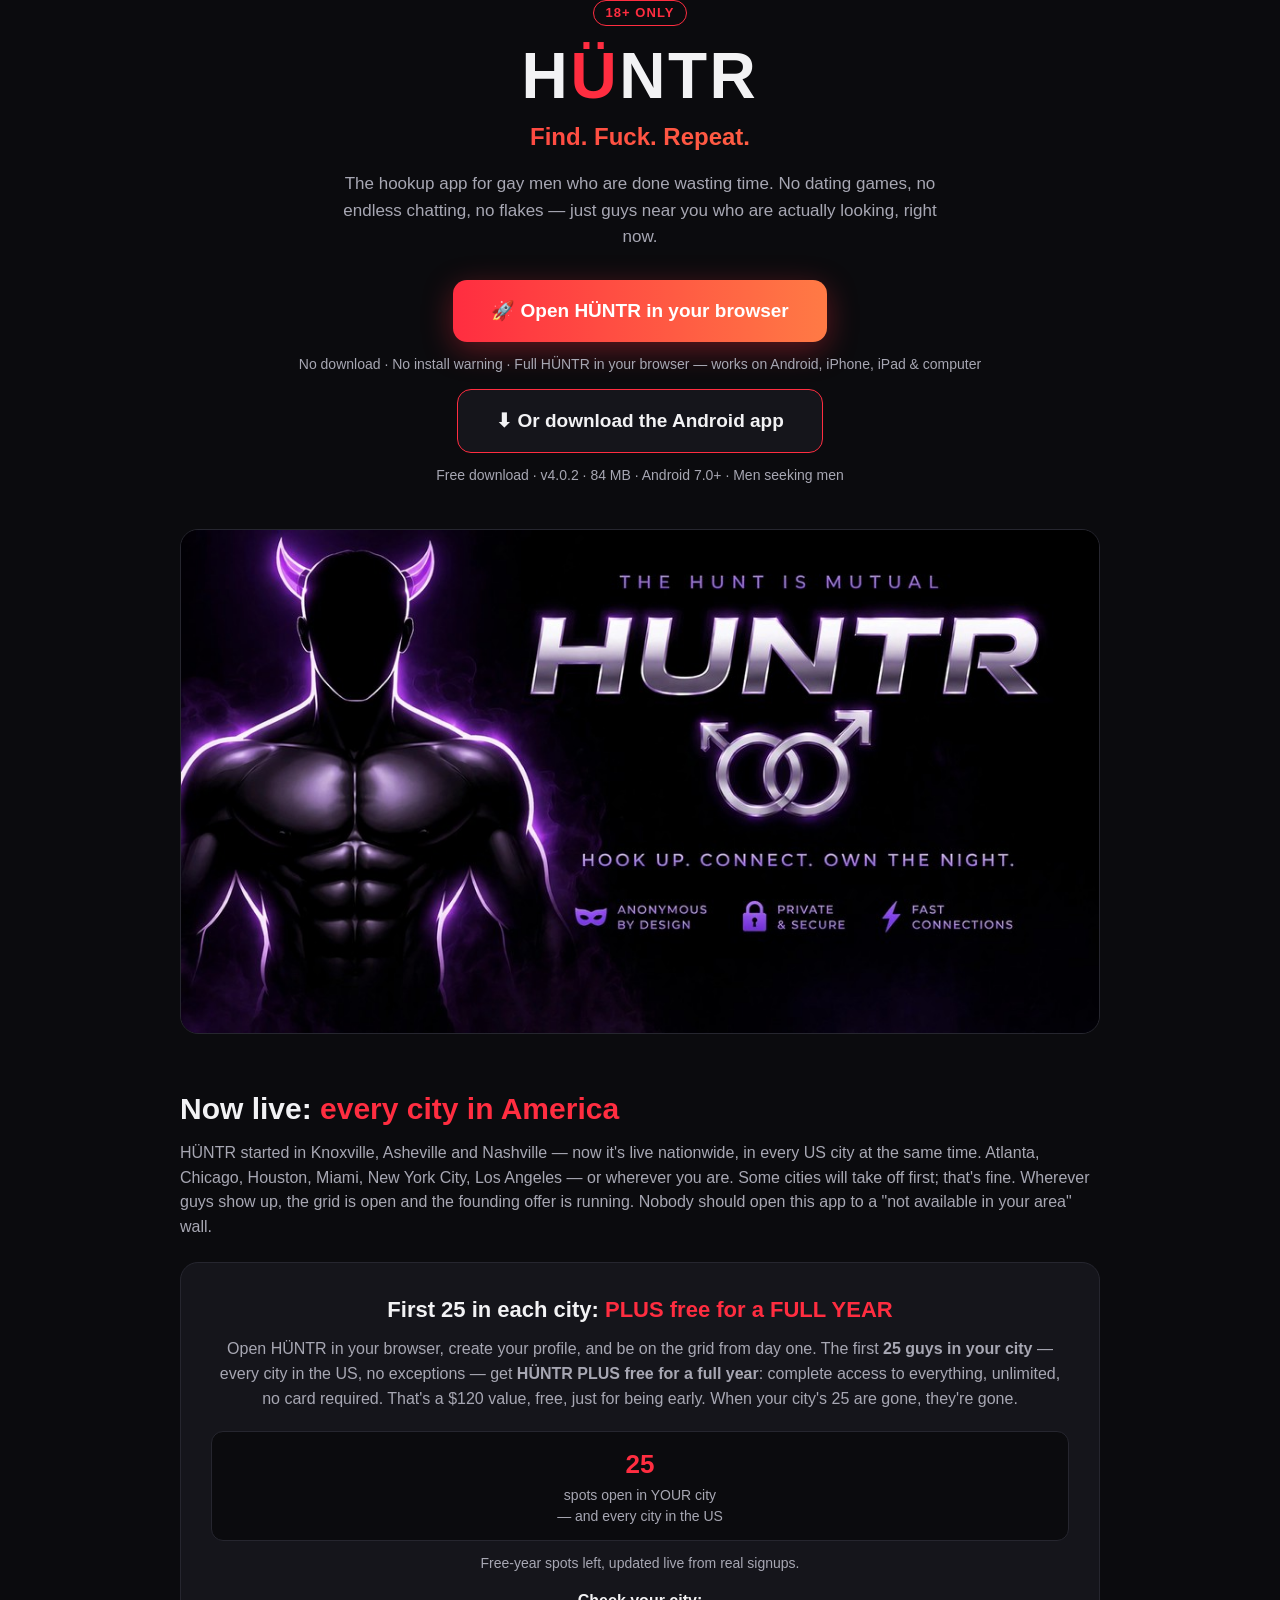
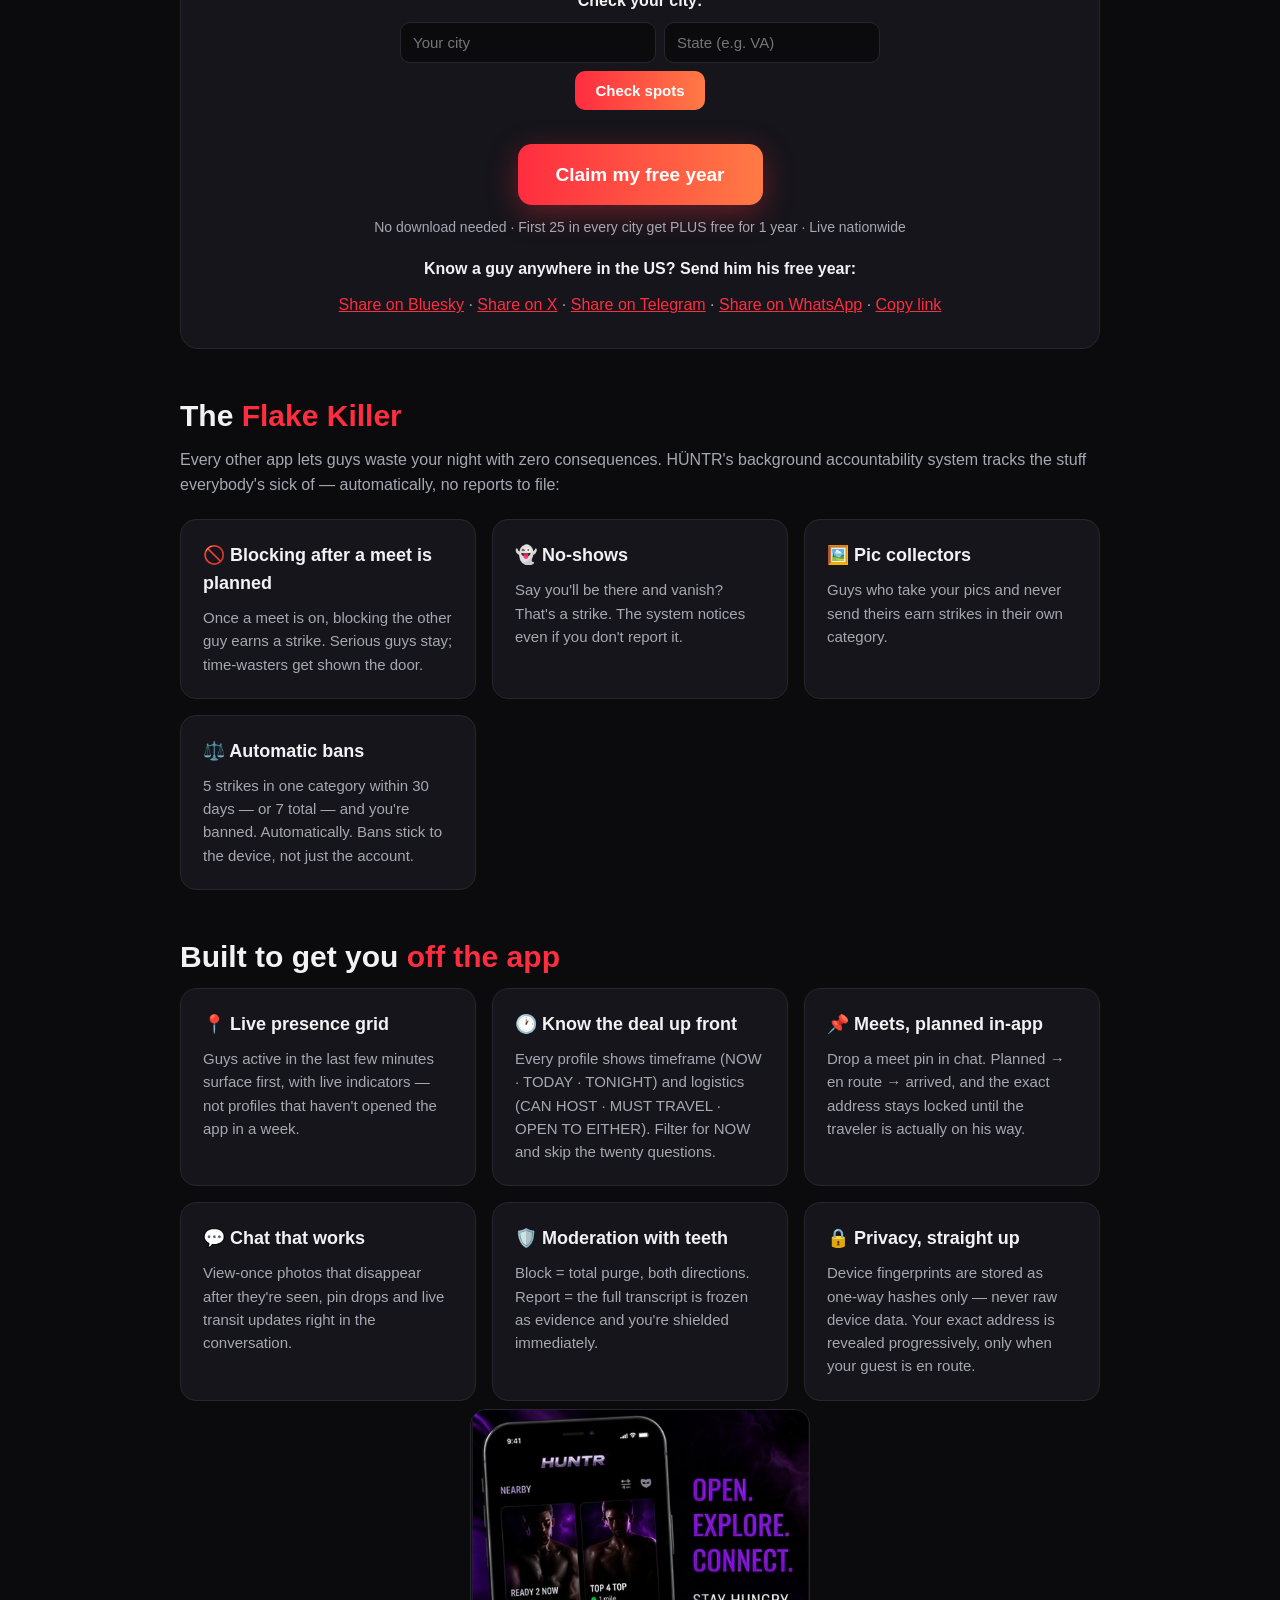
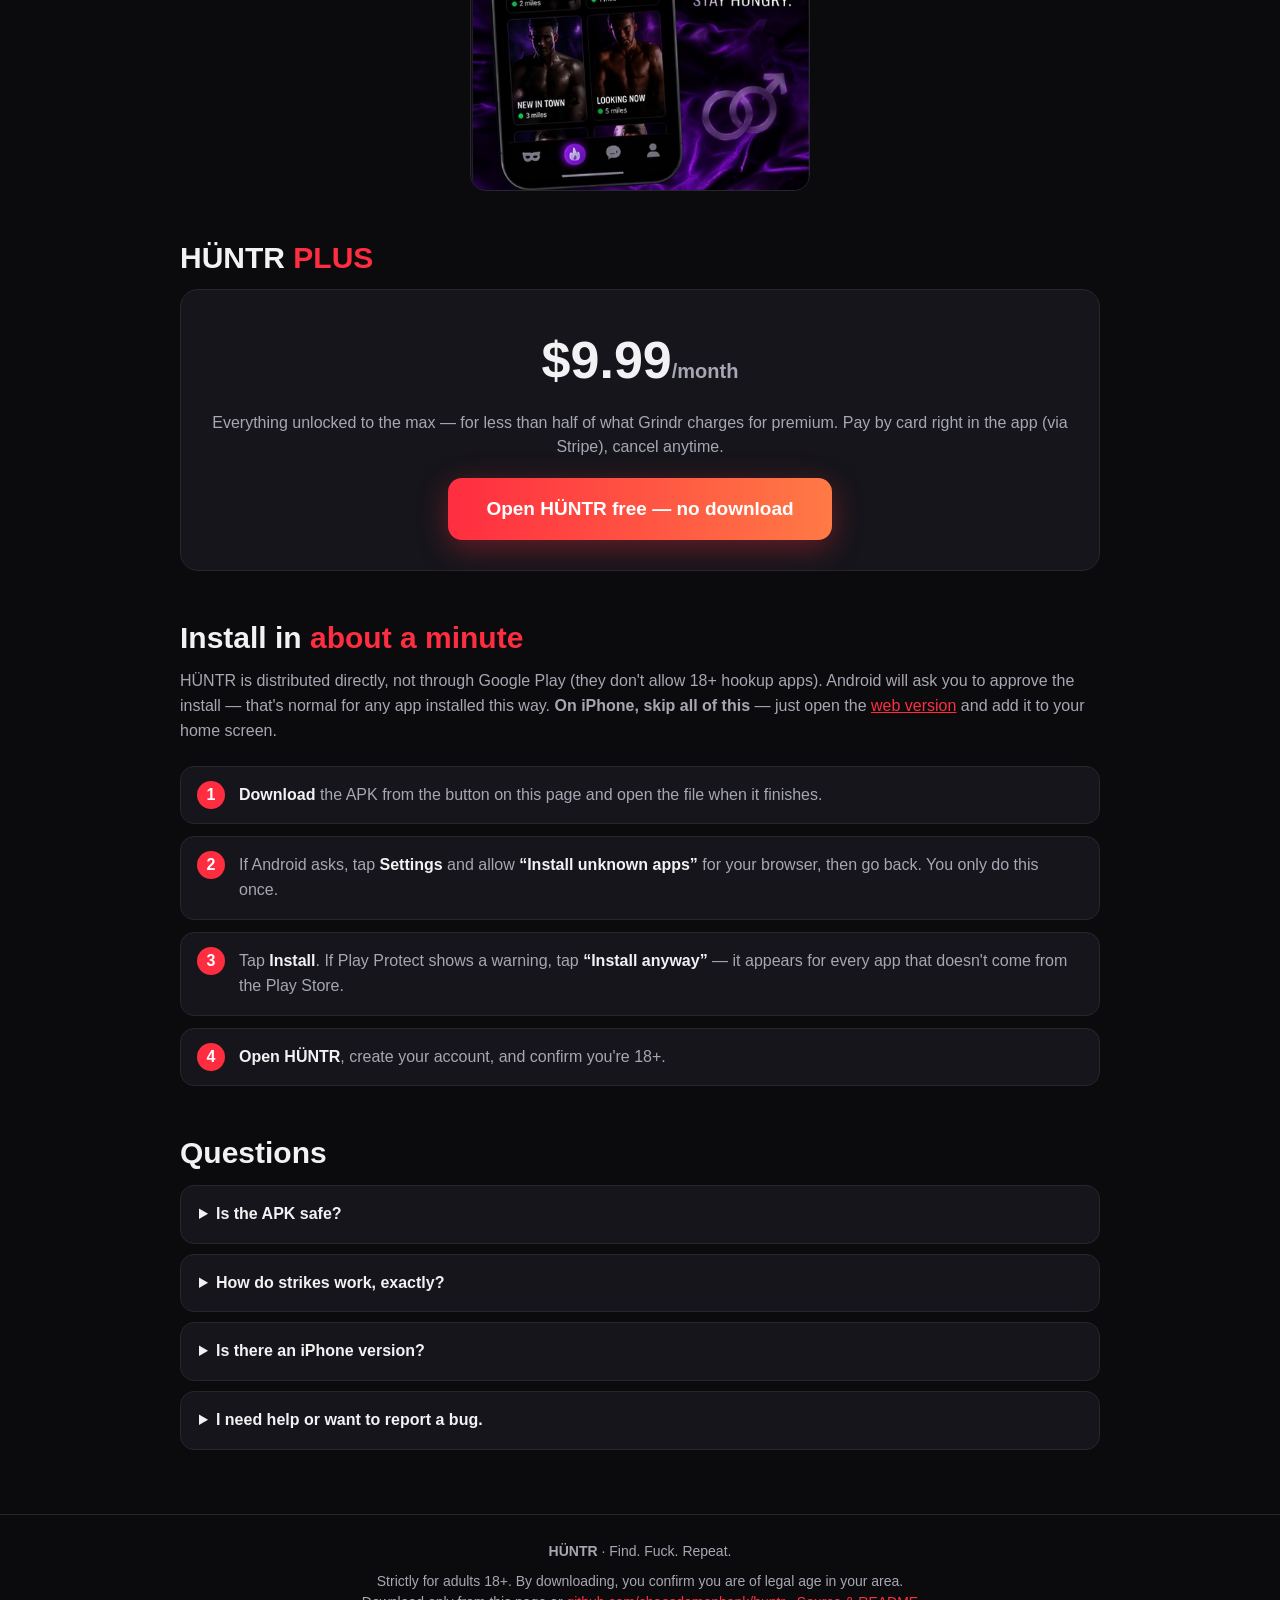
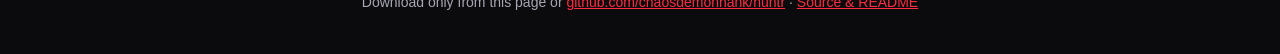
<file: docs/index.html>
<!DOCTYPE html>
<html lang="en">
<head>
<meta charset="UTF-8">
<meta name="viewport" content="width=device-width, initial-scale=1.0">
<title>HÜNTR — Find. Fuck. Repeat.</title>
<meta name="description" content="HÜNTR is the hookup app for gay men who are done wasting time. Real accountability for flakes and no-shows, a live presence grid, and PLUS for $9.99/mo — less than half of Grindr. 18+ only.">
<style>
  :root{
    --bg:#0b0b0e; --panel:#15151b; --line:#26262f;
    --text:#f2f2f4; --muted:#a7a7b3;
    --accent:#ff2d40; --accent2:#ff7a45;
  }
  *{margin:0;padding:0;box-sizing:border-box}
  body{background:var(--bg);color:var(--text);font-family:-apple-system,BlinkMacSystemFont,"Segoe UI",Roboto,Helvetica,Arial,sans-serif;line-height:1.55}
  a{color:var(--accent)}
  .wrap{max-width:960px;margin:0 auto;padding:0 20px}
  header{text-align:center;padding:56px 20px 8px}
  .badge18{display:inline-block;border:1px solid var(--accent);color:var(--accent);border-radius:999px;padding:2px 12px;font-size:13px;font-weight:700;letter-spacing:.08em;margin-bottom:18px}
  h1{font-size:64px;letter-spacing:.04em;line-height:1}
  h1 .u{color:var(--accent)}
  .tagline{font-size:24px;font-weight:700;margin-top:10px;background:linear-gradient(90deg,var(--accent),var(--accent2));-webkit-background-clip:text;background-clip:text;color:transparent}
  .pitch{color:var(--muted);max-width:620px;margin:16px auto 0;font-size:17px}
  .cta{margin:30px 0 8px}
  .btn{display:inline-block;background:linear-gradient(90deg,var(--accent),var(--accent2));color:#fff;font-weight:800;font-size:19px;padding:16px 38px;border-radius:14px;text-decoration:none;box-shadow:0 8px 30px rgba(255,45,64,.35)}
  .btn:hover{filter:brightness(1.1)}
  .btn.alt{background:var(--panel);border:1px solid var(--accent);color:var(--text);box-shadow:none;margin-top:14px}
  .meta{color:var(--muted);font-size:14px;margin-top:12px}
  .hero-img{width:100%;border-radius:18px;border:1px solid var(--line);margin:34px 0 6px}
  section{padding:38px 0 6px}
  h2{font-size:30px;margin-bottom:8px}
  h2 .a{color:var(--accent)}
  .sub{color:var(--muted);margin-bottom:22px}
  .grid{display:grid;grid-template-columns:repeat(auto-fit,minmax(270px,1fr));gap:16px}
  .card{background:var(--panel);border:1px solid var(--line);border-radius:16px;padding:22px}
  .card h3{font-size:18px;margin-bottom:8px}
  .card p{color:var(--muted);font-size:15px}
  .price{background:var(--panel);border:1px solid var(--line);border-radius:18px;padding:30px;text-align:center}
  .price .amount{font-size:52px;font-weight:800}
  .price .amount span{font-size:20px;color:var(--muted);font-weight:600}
  .steps{counter-reset:step;display:grid;gap:12px}
  .step{background:var(--panel);border:1px solid var(--line);border-radius:14px;padding:16px 18px 16px 58px;position:relative;color:var(--muted)}
  .step b{color:var(--text)}
  .step::before{counter-increment:step;content:counter(step);position:absolute;left:16px;top:14px;width:28px;height:28px;border-radius:50%;background:var(--accent);color:#fff;font-weight:800;text-align:center;line-height:28px}
  details{background:var(--panel);border:1px solid var(--line);border-radius:14px;padding:16px 18px;margin-bottom:10px}
  summary{font-weight:700;cursor:pointer}
  details p{color:var(--muted);margin-top:8px;font-size:15px}
  .spots{display:grid;grid-template-columns:repeat(auto-fit,minmax(150px,1fr));gap:10px;margin:20px 0 6px;text-align:center}
  .spot{background:var(--bg);border:1px solid var(--line);border-radius:12px;padding:12px 8px}
  .spot .n{font-size:26px;font-weight:800;color:var(--accent)}
  .spot .c{font-size:14px;color:var(--muted)}
  .promo{display:block;margin:8px auto 0;max-width:340px;width:100%;border-radius:16px;border:1px solid var(--line)}
  footer{border-top:1px solid var(--line);margin-top:48px;padding:26px 20px 40px;text-align:center;color:var(--muted);font-size:14px}
  @media (max-width:560px){h1{font-size:44px}.tagline{font-size:19px}}
</style>
</head>
<body>

<header class="wrap">
  <div class="badge18">18+ ONLY</div>
  <h1>H<span class="u">Ü</span>NTR</h1>
  <div class="tagline">Find. Fuck. Repeat.</div>
  <p class="pitch">The hookup app for gay men who are done wasting time. No dating games, no endless chatting, no flakes — just guys near you who are actually looking, right now.</p>
  <div class="cta">
    <a class="btn" href="https://get.huntrmail.xyz/app/">🚀 Open HÜNTR in your browser</a>
    <div class="meta">No download · No install warning · Full HÜNTR in your browser — works on Android, iPhone, iPad &amp; computer</div>
    <a class="btn alt" href="https://github.com/chaosdemonhank/huntr/releases/download/v4.0.2/app-release.apk">⬇ Or download the Android app</a>
    <div class="meta">Free download · v4.0.2 · 84 MB · Android 7.0+ · Men seeking men</div>
  </div>
  <img class="hero-img" src="banner.jpg" alt="HÜNTR">
</header>

<main class="wrap">

  <section>
    <h2>Now live: <span class="a">every city in America</span></h2>
    <p class="sub">HÜNTR started in Knoxville, Asheville and Nashville — now it's live nationwide, in every US city at the same time. Atlanta, Chicago, Houston, Miami, New York City, Los Angeles — or wherever you are. Some cities will take off first; that's fine. Wherever guys show up, the grid is open and the founding offer is running. Nobody should open this app to a "not available in your area" wall.</p>
    <div class="price">
      <p style="font-size:22px;font-weight:800">First 25 in each city: <span style="color:var(--accent)">PLUS free for a FULL YEAR</span></p>
      <p class="sub" style="margin:10px 0 6px">Open HÜNTR in your browser, create your profile, and be on the grid from day one. The first <b>25 guys in your city</b> — every city in the US, no exceptions — get <b>HÜNTR PLUS free for a full year</b>: complete access to everything, unlimited, no card required. That's a $120 value, free, just for being early. When your city's 25 are gone, they're gone.</p>
      <div class="spots" id="spots"></div>
      <p class="meta" id="spots-note">Free-year spots left, updated live from real signups.</p>
      <div style="margin:14px auto 2px;max-width:480px">
        <p style="font-weight:700;margin-bottom:8px">Check your city:</p>
        <div style="display:flex;gap:8px;flex-wrap:wrap;justify-content:center">
          <input id="fc-city" type="text" placeholder="Your city" autocomplete="address-level2" style="flex:1 1 170px;background:var(--bg);border:1px solid var(--line);border-radius:10px;padding:11px 12px;color:var(--text);font-size:15px">
          <input id="fc-state" type="text" placeholder="State (e.g. VA)" autocomplete="address-level1" style="flex:0 1 130px;background:var(--bg);border:1px solid var(--line);border-radius:10px;padding:11px 12px;color:var(--text);font-size:15px">
          <button id="fc-go" type="button" style="background:linear-gradient(90deg,var(--accent),var(--accent2));color:#fff;font-weight:800;border:none;border-radius:10px;padding:11px 20px;font-size:15px;cursor:pointer">Check spots</button>
        </div>
        <p class="meta" id="fc-result" style="min-height:20px"></p>
      </div>
      <a class="btn" href="https://get.huntrmail.xyz/app/">Claim my free year</a>
      <div class="meta">No download needed · First 25 in every city get PLUS free for 1 year · Live nationwide</div>
      <p style="margin-top:18px;font-weight:700">Know a guy anywhere in the US? Send him his free year:</p>
      <div class="meta" style="font-size:16px">
        <a href="https://bsky.app/intent/compose?text=First%2025%20guys%20in%20each%20city%20get%20H%C3%9CNTR%20PLUS%20free%20for%20a%20FULL%20YEAR%20%E2%80%94%20new%20hookup%20app%20that%20bans%20flakes%20automatically.%20Claim%20yours%3A%20https%3A%2F%2Fget.huntrmail.xyz%2Fapp%2F" target="_blank" rel="noopener">Share on Bluesky</a> ·
        <a href="https://twitter.com/intent/tweet?text=First%2025%20guys%20in%20each%20city%20get%20H%C3%9CNTR%20PLUS%20free%20for%20a%20FULL%20YEAR%20%E2%80%94%20new%20hookup%20app%20that%20bans%20flakes%20automatically.%20Claim%20yours%3A%20https%3A%2F%2Fget.huntrmail.xyz%2Fapp%2F" target="_blank" rel="noopener">Share on X</a> ·
        <a href="https://t.me/share/url?url=https%3A%2F%2Fget.huntrmail.xyz%2Fapp%2F&text=First%2025%20guys%20in%20each%20city%20get%20H%C3%9CNTR%20PLUS%20free%20for%20a%20FULL%20YEAR%20%E2%80%94%20new%20hookup%20app%20that%20bans%20flakes%20automatically." target="_blank" rel="noopener">Share on Telegram</a> ·
        <a href="https://wa.me/?text=First%2025%20guys%20in%20each%20city%20get%20H%C3%9CNTR%20PLUS%20free%20for%20a%20FULL%20YEAR%20%E2%80%94%20new%20hookup%20app%20that%20bans%20flakes%20automatically.%20Claim%20yours%3A%20https%3A%2F%2Fget.huntrmail.xyz%2Fapp%2F" target="_blank" rel="noopener">Share on WhatsApp</a> ·
        <a href="#" onclick="navigator.clipboard.writeText('https://get.huntrmail.xyz/app/');this.textContent='Link copied ✓';return false;">Copy link</a>
      </div>
    </div>
  </section>
<script>
(function(){
  var API='https://huntr-backend-1zp2.onrender.com/api/public/founding-counts';
  function esc(s){ return String(s).replace(/[&<>"']/g,function(ch){ return {'&':'&amp;','<':'&lt;','>':'&gt;','"':'&quot;',"'":'&#39;'}[ch]; }); }
  // Nationwide: there is no fixed city list. The grid shows every city
  // where founding spots have actually been claimed so far; until the
  // first claim lands anywhere it shows the standing offer instead.
  function render(cities){
    var el=document.getElementById('spots'); if(!el) return;
    if(!cities || !cities.length){
      el.innerHTML='<div class="spot"><div class="n">25</div><div class="c">spots open in YOUR city<br>— and every city in the US</div></div>';
      return;
    }
    el.innerHTML=cities.map(function(c){
      return '<div class="spot"><div class="n">'+c.spotsLeft+'</div><div class="c">'+esc(c.label)+'<br>free-year spots left</div></div>';
    }).join('');
  }
  render(null);
  fetch(API)
    .then(function(r){ if(!r.ok) throw new Error('bad'); return r.json(); })
    .then(function(j){ if(j&&j.data) render(j.data.cities); })
    .catch(function(){
      fetch('founding-counts.json').then(function(r){ return r.json(); })
        .then(function(j){ if(j&&j.cities) render(j.cities); }).catch(function(){});
    });
  var go=document.getElementById('fc-go');
  if(go){
    go.addEventListener('click', function(){
      var city=document.getElementById('fc-city').value.trim();
      var state=document.getElementById('fc-state').value.trim();
      var out=document.getElementById('fc-result');
      if(!city){ out.textContent='Type your city first.'; return; }
      out.textContent='Checking…';
      fetch(API+'?city='+encodeURIComponent(city)+'&state='+encodeURIComponent(state))
        .then(function(r){ if(!r.ok) throw new Error('bad'); return r.json(); })
        .then(function(j){
          var c=j&&j.data&&j.data.city;
          if(!c){ out.textContent='Could not check that city — but the offer is 25 spots in every city.'; return; }
          out.textContent = c.claimed===0
            ? 'All 25 free-year spots are still open in '+c.label+' — be one of the first 25.'
            : c.spotsLeft+' of 25 free-year spots left in '+c.label+' ('+c.claimed+' claimed).';
        })
        .catch(function(){ out.textContent='Live check unavailable right now — the offer is 25 spots in every city.'; });
    });
  }
})();
</script>

  <section>
    <h2>The <span class="a">Flake Killer</span></h2>
    <p class="sub">Every other app lets guys waste your night with zero consequences. HÜNTR's background accountability system tracks the stuff everybody's sick of — automatically, no reports to file:</p>
    <div class="grid">
      <div class="card"><h3>🚫 Blocking after a meet is planned</h3><p>Once a meet is on, blocking the other guy earns a strike. Serious guys stay; time-wasters get shown the door.</p></div>
      <div class="card"><h3>👻 No-shows</h3><p>Say you'll be there and vanish? That's a strike. The system notices even if you don't report it.</p></div>
      <div class="card"><h3>🖼️ Pic collectors</h3><p>Guys who take your pics and never send theirs earn strikes in their own category.</p></div>
      <div class="card"><h3>⚖️ Automatic bans</h3><p>5 strikes in one category within 30 days — or 7 total — and you're banned. Automatically. Bans stick to the device, not just the account.</p></div>
    </div>
  </section>

  <section>
    <h2>Built to get you <span class="a">off the app</span></h2>
    <div class="grid">
      <div class="card"><h3>📍 Live presence grid</h3><p>Guys active in the last few minutes surface first, with live indicators — not profiles that haven't opened the app in a week.</p></div>
      <div class="card"><h3>🕐 Know the deal up front</h3><p>Every profile shows timeframe (NOW · TODAY · TONIGHT) and logistics (CAN HOST · MUST TRAVEL · OPEN TO EITHER). Filter for NOW and skip the twenty questions.</p></div>
      <div class="card"><h3>📌 Meets, planned in-app</h3><p>Drop a meet pin in chat. Planned → en route → arrived, and the exact address stays locked until the traveler is actually on his way.</p></div>
      <div class="card"><h3>💬 Chat that works</h3><p>View-once photos that disappear after they're seen, pin drops and live transit updates right in the conversation.</p></div>
      <div class="card"><h3>🛡️ Moderation with teeth</h3><p>Block = total purge, both directions. Report = the full transcript is frozen as evidence and you're shielded immediately.</p></div>
      <div class="card"><h3>🔒 Privacy, straight up</h3><p>Device fingerprints are stored as one-way hashes only — never raw device data. Your exact address is revealed progressively, only when your guest is en route.</p></div>
    </div>
    <img class="promo" src="promo1.jpg" alt="HÜNTR promo">
  </section>

  <section>
    <h2>HÜNTR <span class="a">PLUS</span></h2>
    <div class="price">
      <div class="amount">$9.99<span>/month</span></div>
      <p class="sub" style="margin:10px 0 18px">Everything unlocked to the max — for less than half of what Grindr charges for premium. Pay by card right in the app (via Stripe), cancel anytime.</p>
      <a class="btn" href="https://get.huntrmail.xyz/app/">Open HÜNTR free — no download</a>
    </div>
  </section>

  <section>
    <h2>Install in <span class="a">about a minute</span></h2>
    <p class="sub">HÜNTR is distributed directly, not through Google Play (they don't allow 18+ hookup apps). Android will ask you to approve the install — that's normal for any app installed this way. <b>On iPhone, skip all of this</b> — just open the <a href="https://get.huntrmail.xyz/app/">web version</a> and add it to your home screen.</p>
    <div class="steps">
      <div class="step"><b>Download</b> the APK from the button on this page and open the file when it finishes.</div>
      <div class="step">If Android asks, tap <b>Settings</b> and allow <b>“Install unknown apps”</b> for your browser, then go back. You only do this once.</div>
      <div class="step">Tap <b>Install</b>. If Play Protect shows a warning, tap <b>“Install anyway”</b> — it appears for every app that doesn't come from the Play Store.</div>
      <div class="step"><b>Open HÜNTR</b>, create your account, and confirm you're 18+.</div>
    </div>
  </section>

  <section>
    <h2>Questions</h2>
    <details><summary>Is the APK safe?</summary><p>The APK is digitally signed and Android verifies that signature on install and every update. Only download it from this page or the official GitHub repo — if another site charges you for the APK, it's not us. The app itself is always free to download; PLUS is paid inside the app.</p></details>
    <details><summary>How do strikes work, exactly?</summary><p>The system runs in the background — nobody files reports. Strikes only count once a meet has actually been planned: blocking after that point, no-showing, or collecting pics without sending yours. 5 strikes in one category in 30 days, or 7 combined, triggers an automatic ban enforced by account and device fingerprint. Browsing, chatting, and changing your mind before a meet is planned never earn strikes.</p></details>
    <details><summary>Is there an iPhone version?</summary><p>Yes — the <a href="https://get.huntrmail.xyz/app/">web version</a>. Apple doesn't allow direct app installs the way Android does, so on iPhone HÜNTR runs in the browser: same account, same grid, same PLUS, nothing to download. Open it in Safari, tap Share → “Add to Home Screen,” and it sits on your home screen and opens full-screen like a regular app. A native iOS app is still on the roadmap.</p></details>
    <details><summary>I need help or want to report a bug.</summary><p>Open an issue on the official repo: <a href="https://github.com/chaosdemonhank/huntr/issues">github.com/chaosdemonhank/huntr/issues</a>. Ban appeals are read by a human.</p></details>
  </section>

</main>

<footer>
  <p><b>HÜNTR</b> · Find. Fuck. Repeat.</p>
  <p style="margin-top:8px">Strictly for adults 18+. By downloading, you confirm you are of legal age in your area.<br>
  Download only from this page or <a href="https://github.com/chaosdemonhank/huntr/releases">github.com/chaosdemonhank/huntr</a> · <a href="https://github.com/chaosdemonhank/huntr">Source &amp; README</a></p>
</footer>

</body>
</html>
</file>
